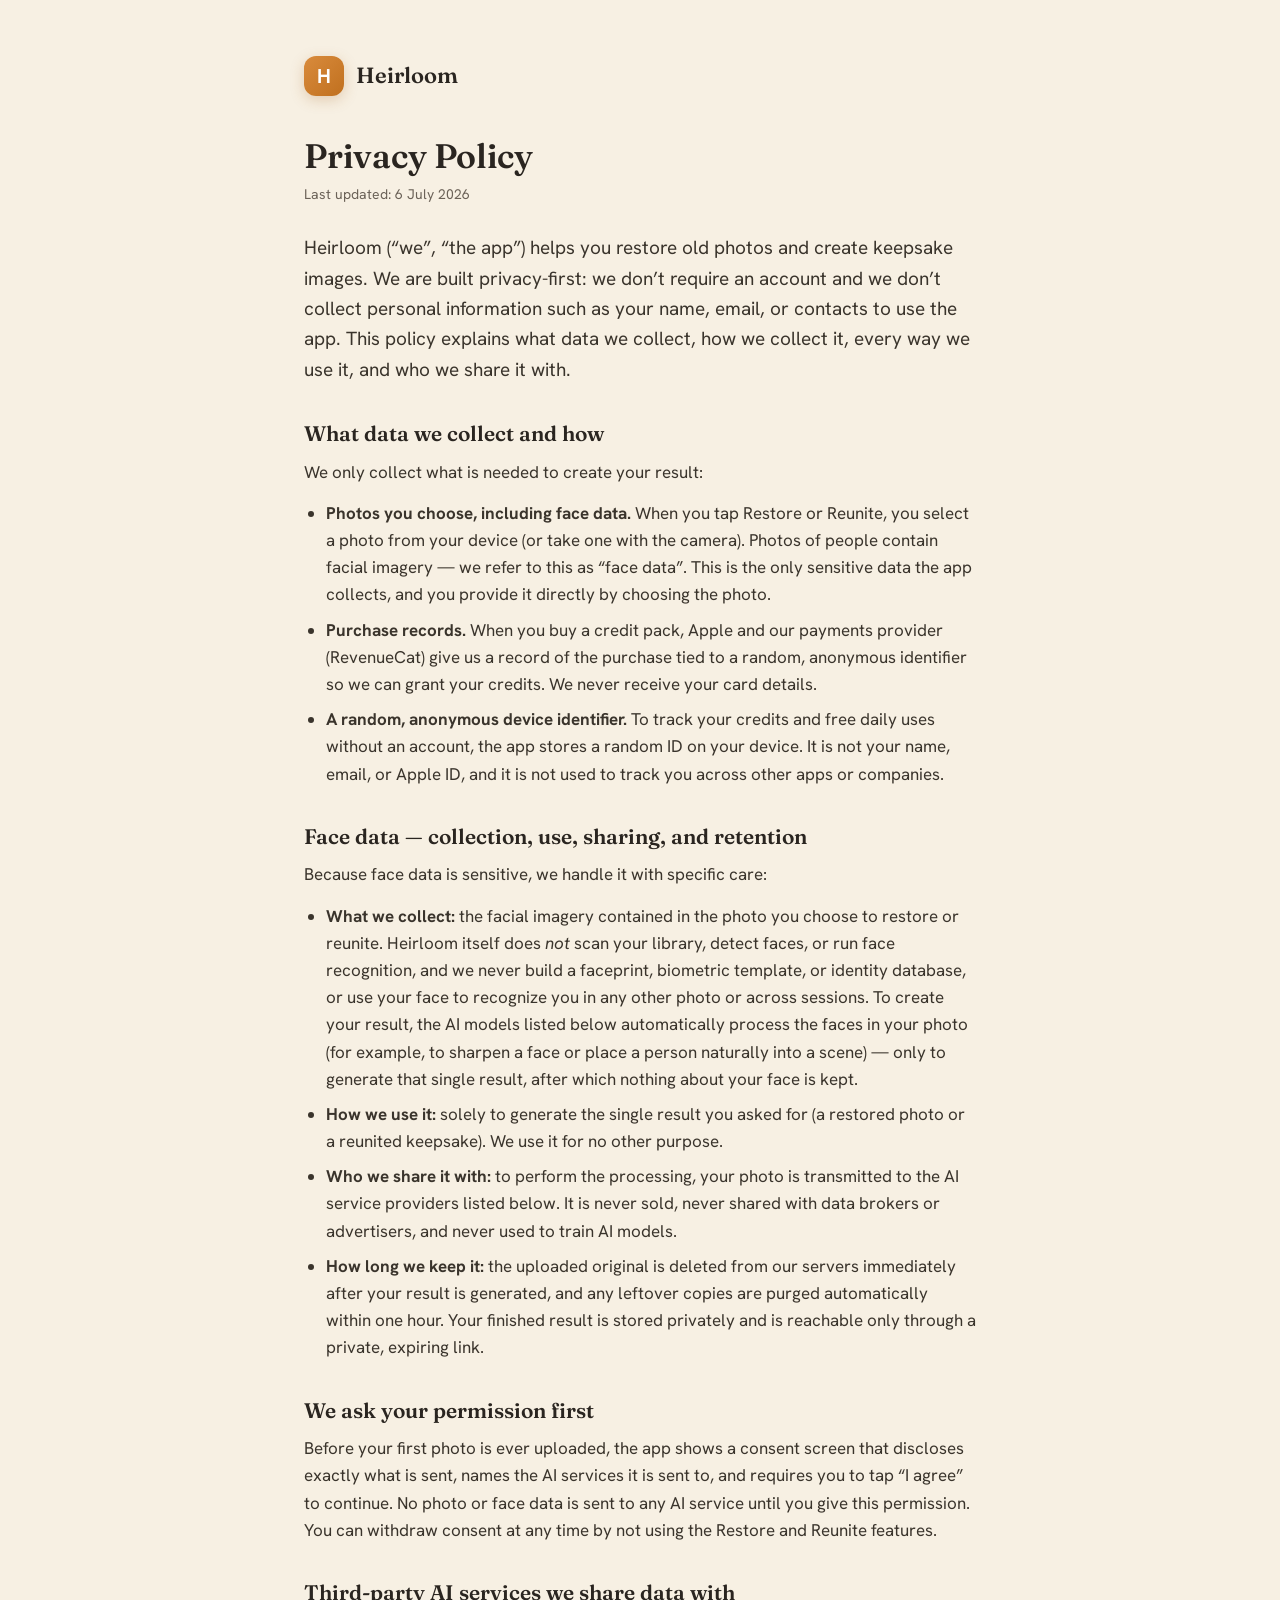
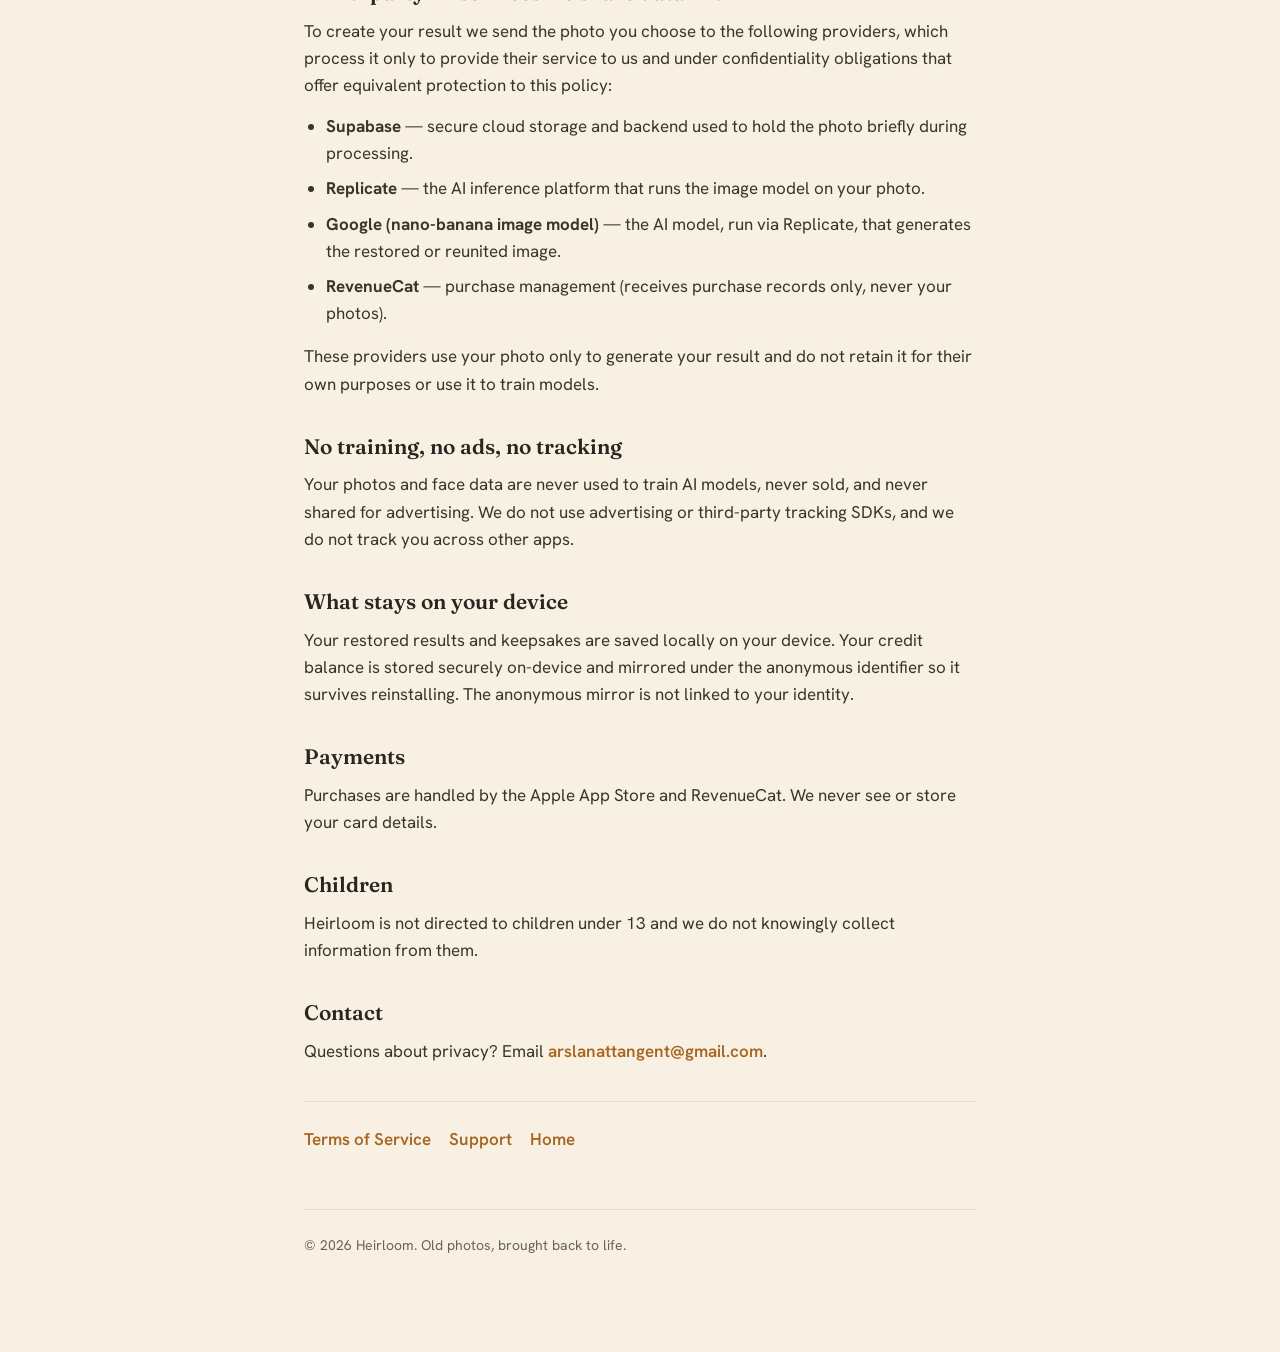
<file: index.html>
<!doctype html>
<html lang="en">
<head>
  <meta charset="utf-8" />
  <meta name="viewport" content="width=device-width, initial-scale=1" />
  <title>Privacy Policy — Heirloom</title>
  <link rel="preconnect" href="https://fonts.googleapis.com" />
  <link href="https://fonts.googleapis.com/css2?family=Fraunces:opsz,wght@9..144,500;9..144,600&family=Hanken+Grotesk:wght@400;500;600;700&display=swap" rel="stylesheet" />
  <link rel="stylesheet" href="style.css" />
</head>
<body>
  <div class="wrap">
    <header class="site">
      <div class="mark">H</div>
      <div class="brand">Heirloom</div>
    </header>

    <h1>Privacy Policy</h1>
    <p class="updated">Last updated: 6 July 2026</p>

    <p class="lead">Heirloom (“we”, “the app”) helps you restore old photos and create keepsake images. We are built privacy-first: we don’t require an account and we don’t collect personal information such as your name, email, or contacts to use the app. This policy explains what data we collect, how we collect it, every way we use it, and who we share it with.</p>

    <h2>What data we collect and how</h2>
    <p>We only collect what is needed to create your result:</p>
    <ul>
      <li><strong>Photos you choose, including face data.</strong> When you tap Restore or Reunite, you select a photo from your device (or take one with the camera). Photos of people contain facial imagery — we refer to this as “face data”. This is the only sensitive data the app collects, and you provide it directly by choosing the photo.</li>
      <li><strong>Purchase records.</strong> When you buy a credit pack, Apple and our payments provider (RevenueCat) give us a record of the purchase tied to a random, anonymous identifier so we can grant your credits. We never receive your card details.</li>
      <li><strong>A random, anonymous device identifier.</strong> To track your credits and free daily uses without an account, the app stores a random ID on your device. It is not your name, email, or Apple ID, and it is not used to track you across other apps or companies.</li>
    </ul>

    <h2>Face data — collection, use, sharing, and retention</h2>
    <p>Because face data is sensitive, we handle it with specific care:</p>
    <ul>
      <li><strong>What we collect:</strong> the facial imagery contained in the photo you choose to restore or reunite. Heirloom itself does <em>not</em> scan your library, detect faces, or run face recognition, and we never build a faceprint, biometric template, or identity database, or use your face to recognize you in any other photo or across sessions. To create your result, the AI models listed below automatically process the faces in your photo (for example, to sharpen a face or place a person naturally into a scene) — only to generate that single result, after which nothing about your face is kept.</li>
      <li><strong>How we use it:</strong> solely to generate the single result you asked for (a restored photo or a reunited keepsake). We use it for no other purpose.</li>
      <li><strong>Who we share it with:</strong> to perform the processing, your photo is transmitted to the AI service providers listed below. It is never sold, never shared with data brokers or advertisers, and never used to train AI models.</li>
      <li><strong>How long we keep it:</strong> the uploaded original is deleted from our servers immediately after your result is generated, and any leftover copies are purged automatically within one hour. Your finished result is stored privately and is reachable only through a private, expiring link.</li>
    </ul>

    <h2>We ask your permission first</h2>
    <p>Before your first photo is ever uploaded, the app shows a consent screen that discloses exactly what is sent, names the AI services it is sent to, and requires you to tap “I agree” to continue. No photo or face data is sent to any AI service until you give this permission. You can withdraw consent at any time by not using the Restore and Reunite features.</p>

    <h2>Third-party AI services we share data with</h2>
    <p>To create your result we send the photo you choose to the following providers, which process it only to provide their service to us and under confidentiality obligations that offer equivalent protection to this policy:</p>
    <ul>
      <li><strong>Supabase</strong> — secure cloud storage and backend used to hold the photo briefly during processing.</li>
      <li><strong>Replicate</strong> — the AI inference platform that runs the image model on your photo.</li>
      <li><strong>Google (nano-banana image model)</strong> — the AI model, run via Replicate, that generates the restored or reunited image.</li>
      <li><strong>RevenueCat</strong> — purchase management (receives purchase records only, never your photos).</li>
    </ul>
    <p>These providers use your photo only to generate your result and do not retain it for their own purposes or use it to train models.</p>

    <h2>No training, no ads, no tracking</h2>
    <p>Your photos and face data are never used to train AI models, never sold, and never shared for advertising. We do not use advertising or third-party tracking SDKs, and we do not track you across other apps.</p>

    <h2>What stays on your device</h2>
    <p>Your restored results and keepsakes are saved locally on your device. Your credit balance is stored securely on-device and mirrored under the anonymous identifier so it survives reinstalling. The anonymous mirror is not linked to your identity.</p>

    <h2>Payments</h2>
    <p>Purchases are handled by the Apple App Store and RevenueCat. We never see or store your card details.</p>

    <h2>Children</h2>
    <p>Heirloom is not directed to children under 13 and we do not knowingly collect information from them.</p>

    <h2>Contact</h2>
    <p>Questions about privacy? Email <a href="mailto:arslanattangent@gmail.com">arslanattangent@gmail.com</a>.</p>

    <nav class="links">
      <a href="terms.html">Terms of Service</a>
      <a href="support.html">Support</a>
      <a href="index.html">Home</a>
    </nav>

    <footer>© 2026 Heirloom. Old photos, brought back to life.</footer>
  </div>
</body>
</html>
</file>
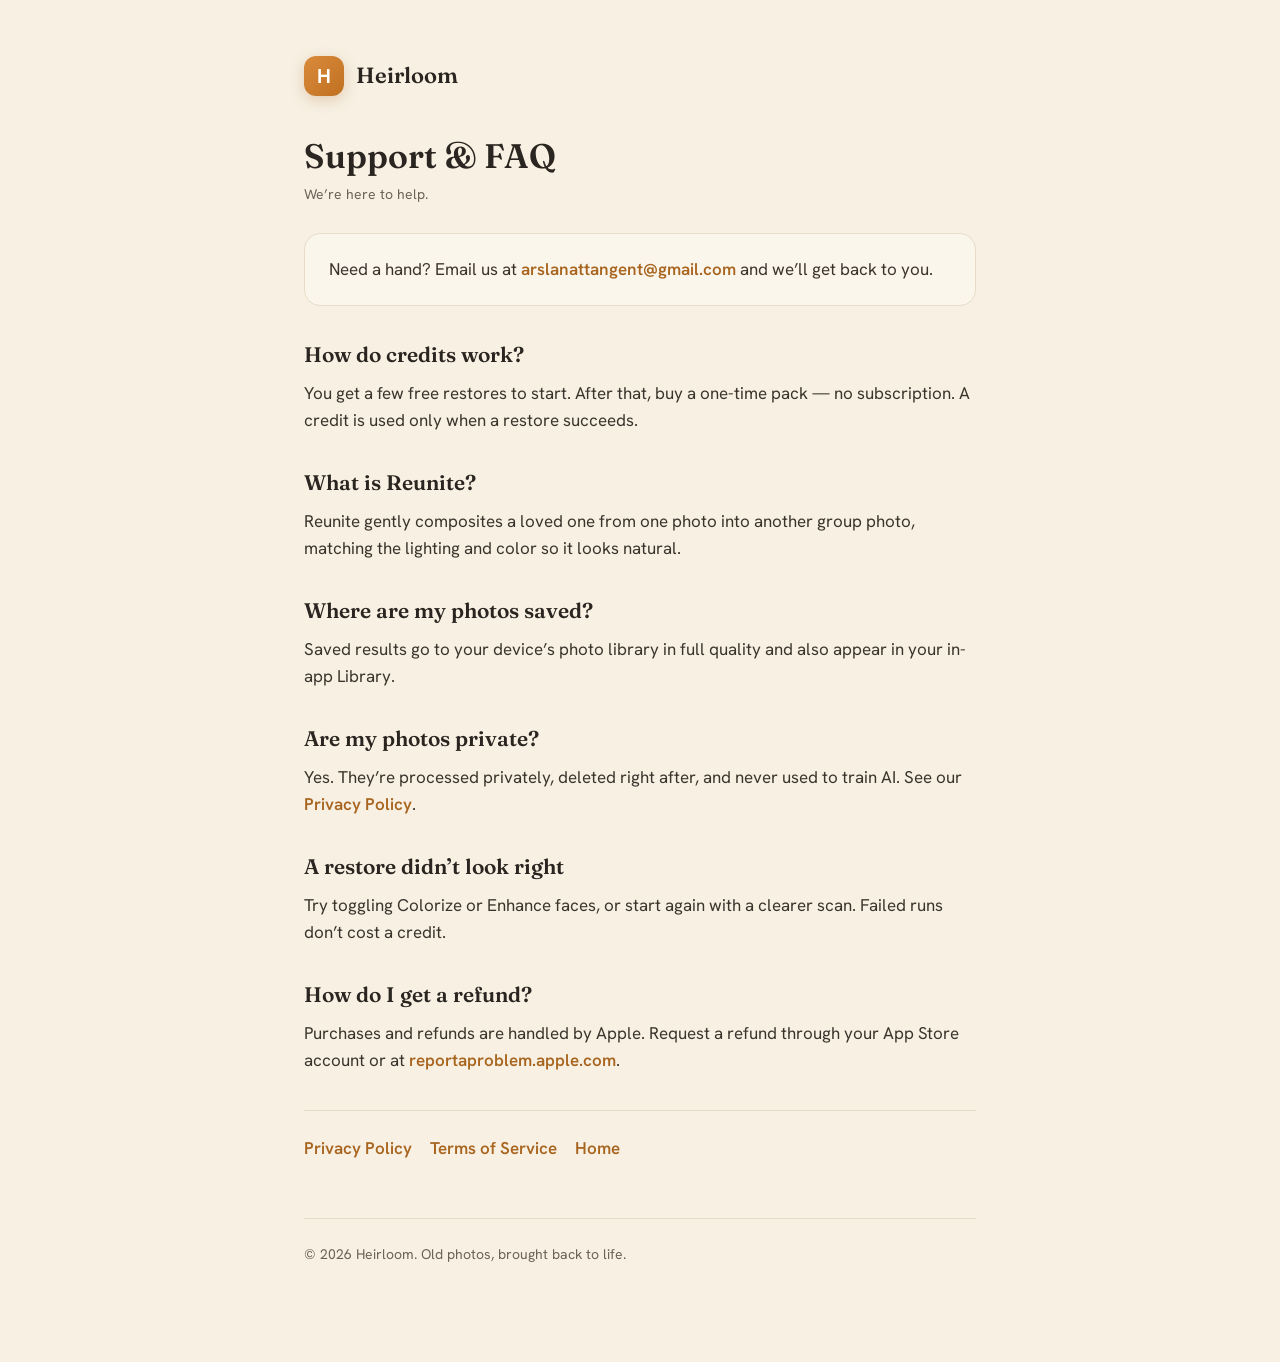
<file: support.html>
<!doctype html>
<html lang="en">
<head>
  <meta charset="utf-8" />
  <meta name="viewport" content="width=device-width, initial-scale=1" />
  <title>Support — Heirloom</title>
  <link rel="preconnect" href="https://fonts.googleapis.com" />
  <link href="https://fonts.googleapis.com/css2?family=Fraunces:opsz,wght@9..144,500;9..144,600&family=Hanken+Grotesk:wght@400;500;600;700&display=swap" rel="stylesheet" />
  <link rel="stylesheet" href="style.css" />
</head>
<body>
  <div class="wrap">
    <header class="site">
      <div class="mark">H</div>
      <div class="brand">Heirloom</div>
    </header>

    <h1>Support &amp; FAQ</h1>
    <p class="updated">We’re here to help.</p>

    <div class="card">
      <p style="margin:0">Need a hand? Email us at
      <a href="mailto:arslanattangent@gmail.com">arslanattangent@gmail.com</a>
      and we’ll get back to you.</p>
    </div>

    <h2>How do credits work?</h2>
    <p>You get a few free restores to start. After that, buy a one-time pack — no subscription. A credit is used only when a restore succeeds.</p>

    <h2>What is Reunite?</h2>
    <p>Reunite gently composites a loved one from one photo into another group photo, matching the lighting and color so it looks natural.</p>

    <h2>Where are my photos saved?</h2>
    <p>Saved results go to your device’s photo library in full quality and also appear in your in-app Library.</p>

    <h2>Are my photos private?</h2>
    <p>Yes. They’re processed privately, deleted right after, and never used to train AI. See our <a href="privacy.html">Privacy Policy</a>.</p>

    <h2>A restore didn’t look right</h2>
    <p>Try toggling Colorize or Enhance faces, or start again with a clearer scan. Failed runs don’t cost a credit.</p>

    <h2>How do I get a refund?</h2>
    <p>Purchases and refunds are handled by Apple. Request a refund through your App Store account or at <a href="https://reportaproblem.apple.com">reportaproblem.apple.com</a>.</p>

    <nav class="links">
      <a href="privacy.html">Privacy Policy</a>
      <a href="terms.html">Terms of Service</a>
      <a href="index.html">Home</a>
    </nav>

    <footer>© 2026 Heirloom. Old photos, brought back to life.</footer>
  </div>
</body>
</html>
</file>
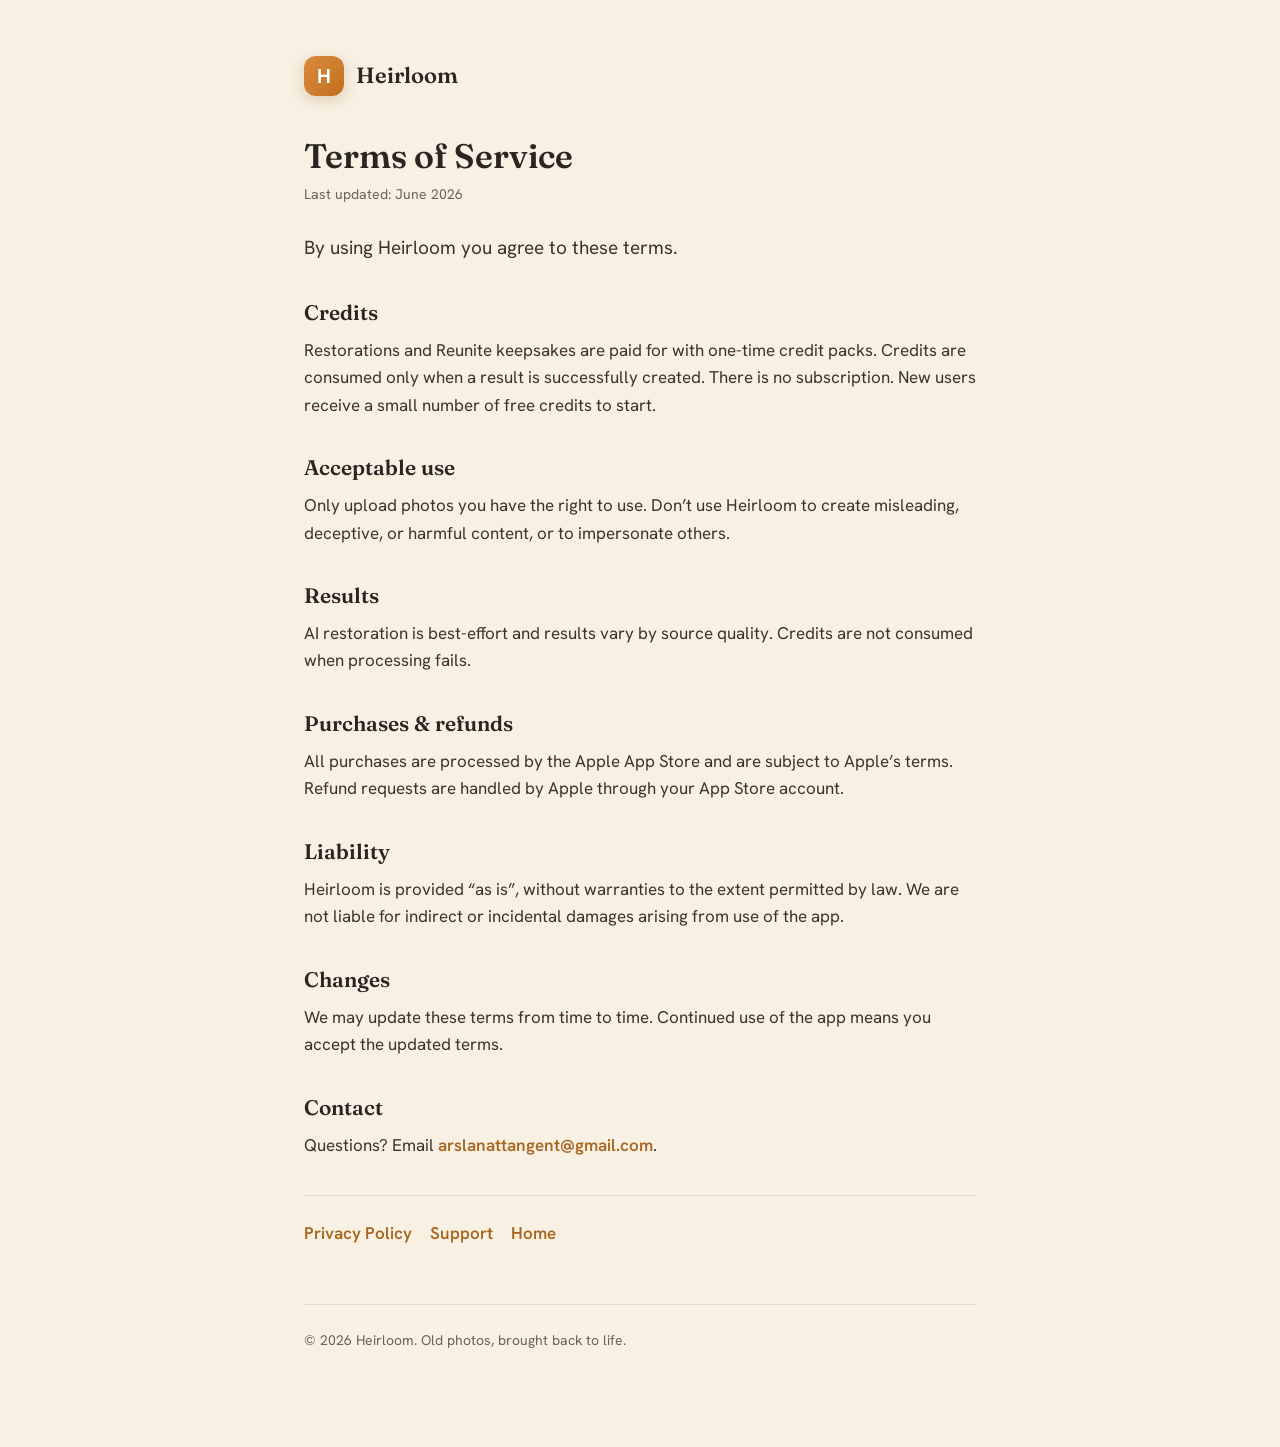
<file: terms.html>
<!doctype html>
<html lang="en">
<head>
  <meta charset="utf-8" />
  <meta name="viewport" content="width=device-width, initial-scale=1" />
  <title>Terms of Service — Heirloom</title>
  <link rel="preconnect" href="https://fonts.googleapis.com" />
  <link href="https://fonts.googleapis.com/css2?family=Fraunces:opsz,wght@9..144,500;9..144,600&family=Hanken+Grotesk:wght@400;500;600;700&display=swap" rel="stylesheet" />
  <link rel="stylesheet" href="style.css" />
</head>
<body>
  <div class="wrap">
    <header class="site">
      <div class="mark">H</div>
      <div class="brand">Heirloom</div>
    </header>

    <h1>Terms of Service</h1>
    <p class="updated">Last updated: June 2026</p>

    <p class="lead">By using Heirloom you agree to these terms.</p>

    <h2>Credits</h2>
    <p>Restorations and Reunite keepsakes are paid for with one-time credit packs. Credits are consumed only when a result is successfully created. There is no subscription. New users receive a small number of free credits to start.</p>

    <h2>Acceptable use</h2>
    <p>Only upload photos you have the right to use. Don’t use Heirloom to create misleading, deceptive, or harmful content, or to impersonate others.</p>

    <h2>Results</h2>
    <p>AI restoration is best-effort and results vary by source quality. Credits are not consumed when processing fails.</p>

    <h2>Purchases &amp; refunds</h2>
    <p>All purchases are processed by the Apple App Store and are subject to Apple’s terms. Refund requests are handled by Apple through your App Store account.</p>

    <h2>Liability</h2>
    <p>Heirloom is provided “as is”, without warranties to the extent permitted by law. We are not liable for indirect or incidental damages arising from use of the app.</p>

    <h2>Changes</h2>
    <p>We may update these terms from time to time. Continued use of the app means you accept the updated terms.</p>

    <h2>Contact</h2>
    <p>Questions? Email <a href="mailto:arslanattangent@gmail.com">arslanattangent@gmail.com</a>.</p>

    <nav class="links">
      <a href="privacy.html">Privacy Policy</a>
      <a href="support.html">Support</a>
      <a href="index.html">Home</a>
    </nav>

    <footer>© 2026 Heirloom. Old photos, brought back to life.</footer>
  </div>
</body>
</html>
</file>
<file: style.css>
:root {
  --paper: #F7F0E3;
  --paper2: #FBF6EC;
  --ink: #2A2520;
  --ink-soft: #6B6258;
  --line: #E6DCC9;
  --amber: #C77F33;
  --amber-deep: #A8651F;
  --white: #FFFFFF;
}
* { box-sizing: border-box; }
html { -webkit-text-size-adjust: 100%; }
body {
  margin: 0;
  background: var(--paper);
  color: var(--ink);
  font-family: "Hanken Grotesk", -apple-system, BlinkMacSystemFont, "Segoe UI", Roboto, sans-serif;
  line-height: 1.6;
  font-size: 17px;
}
.wrap { max-width: 720px; margin: 0 auto; padding: 56px 24px 96px; }
header.site { display: flex; align-items: center; gap: 12px; margin-bottom: 40px; }
.mark {
  width: 40px; height: 40px; border-radius: 12px;
  background: linear-gradient(135deg, #D98B3C, #C0701F);
  display: flex; align-items: center; justify-content: center;
  color: var(--white); font-weight: 700; font-size: 20px;
  box-shadow: 0 4px 14px rgba(168,101,31,0.25);
}
.brand { font-family: Fraunces, Georgia, serif; font-weight: 600; font-size: 22px; }
h1 { font-family: Fraunces, Georgia, serif; font-weight: 600; font-size: 34px; line-height: 1.2; margin: 0 0 6px; }
h2 { font-family: Fraunces, Georgia, serif; font-weight: 600; font-size: 21px; margin: 32px 0 8px; }
.updated { color: var(--ink-soft); font-size: 14px; margin-bottom: 28px; }
p { margin: 0 0 14px; color: #3a342c; }
ul { margin: 0 0 16px; padding-left: 22px; color: #3a342c; }
li { margin: 0 0 8px; }
a { color: var(--amber-deep); text-decoration: none; font-weight: 600; }
a:hover { text-decoration: underline; }
.lead { font-size: 19px; }
.card {
  background: var(--paper2); border: 1px solid var(--line);
  border-radius: 16px; padding: 22px 24px; margin: 22px 0;
}
nav.links { display: flex; flex-wrap: wrap; gap: 18px; margin-top: 36px; padding-top: 24px; border-top: 1px solid var(--line); }
footer { margin-top: 56px; padding-top: 24px; border-top: 1px solid var(--line); color: var(--ink-soft); font-size: 14px; }
.btn {
  display: inline-block; background: linear-gradient(135deg, #D98B3C, #C0701F);
  color: var(--white); padding: 12px 22px; border-radius: 12px; font-weight: 600;
}
.btn:hover { text-decoration: none; opacity: 0.94; }
</file>
